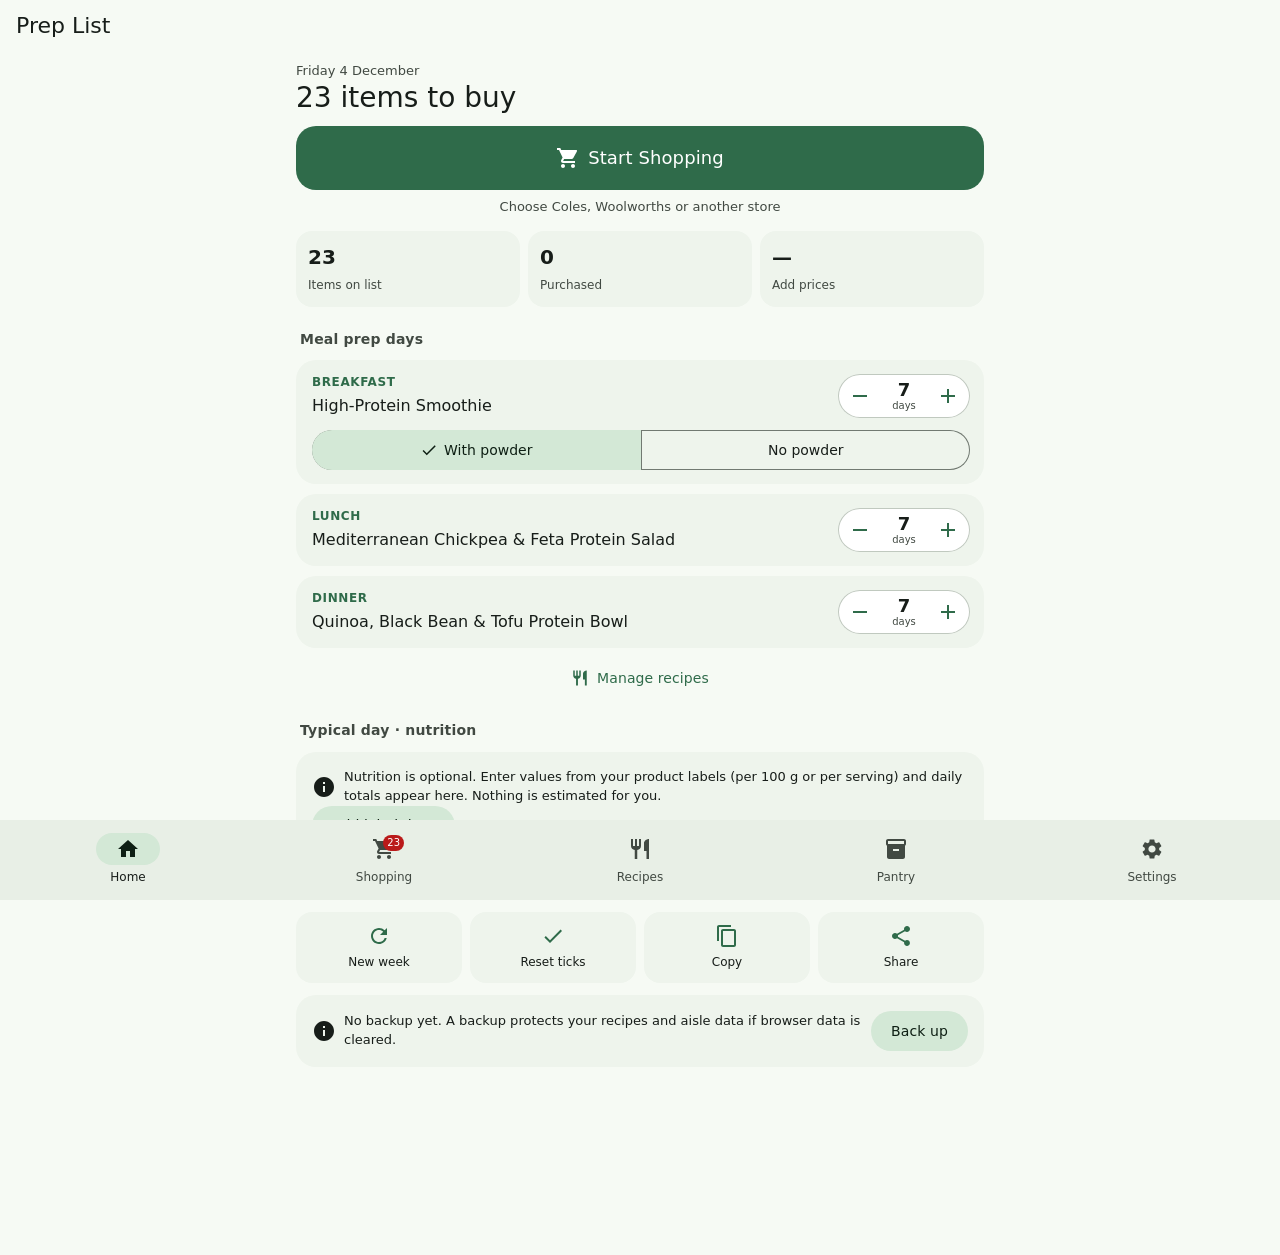
<file: index.html>
<!doctype html>
<html lang="en-AU">
<head>
<meta charset="utf-8">
<meta name="viewport" content="width=device-width, initial-scale=1, viewport-fit=cover">
<meta name="theme-color" content="#f6faf4">
<meta name="description" content="Personal meal-prep grocery list with pantry, packages and store aisles. Works offline.">
<meta name="mobile-web-app-capable" content="yes">
<meta name="apple-mobile-web-app-capable" content="yes">
<meta name="apple-mobile-web-app-title" content="Prep List">
<title>Prep List</title>
<link rel="manifest" href="manifest.webmanifest">
<link rel="icon" type="image/png" sizes="192x192" href="icons/icon-192.png">
<link rel="apple-touch-icon" href="icons/apple-touch-icon.png">
<link rel="stylesheet" href="css/app.css">
<script>
  // Apply saved theme before first paint (avoids a flash of the wrong theme).
  try { var t = localStorage.getItem('preplist.theme'); if (t === 'light' || t === 'dark') document.documentElement.dataset.theme = t; } catch (e) {}
</script>
</head>
<body>
<header class="topbar" id="topbar">
  <h1 id="title">Prep List</h1>
  <div id="topActions" class="row" style="gap:0"></div>
</header>
<main id="main"><noscript>Prep List needs JavaScript enabled.</noscript></main>
<div id="fab"></div>
<nav class="navbar" id="nav" aria-label="Main"></nav>
<div id="sheets"></div>
<div class="snack" id="snack" role="status" aria-live="polite"></div>
<script src="js/core.js"></script>
<script src="js/data.js"></script>
<script src="js/store.js"></script>
<script src="js/app.js"></script>
</body>
</html>
</file>
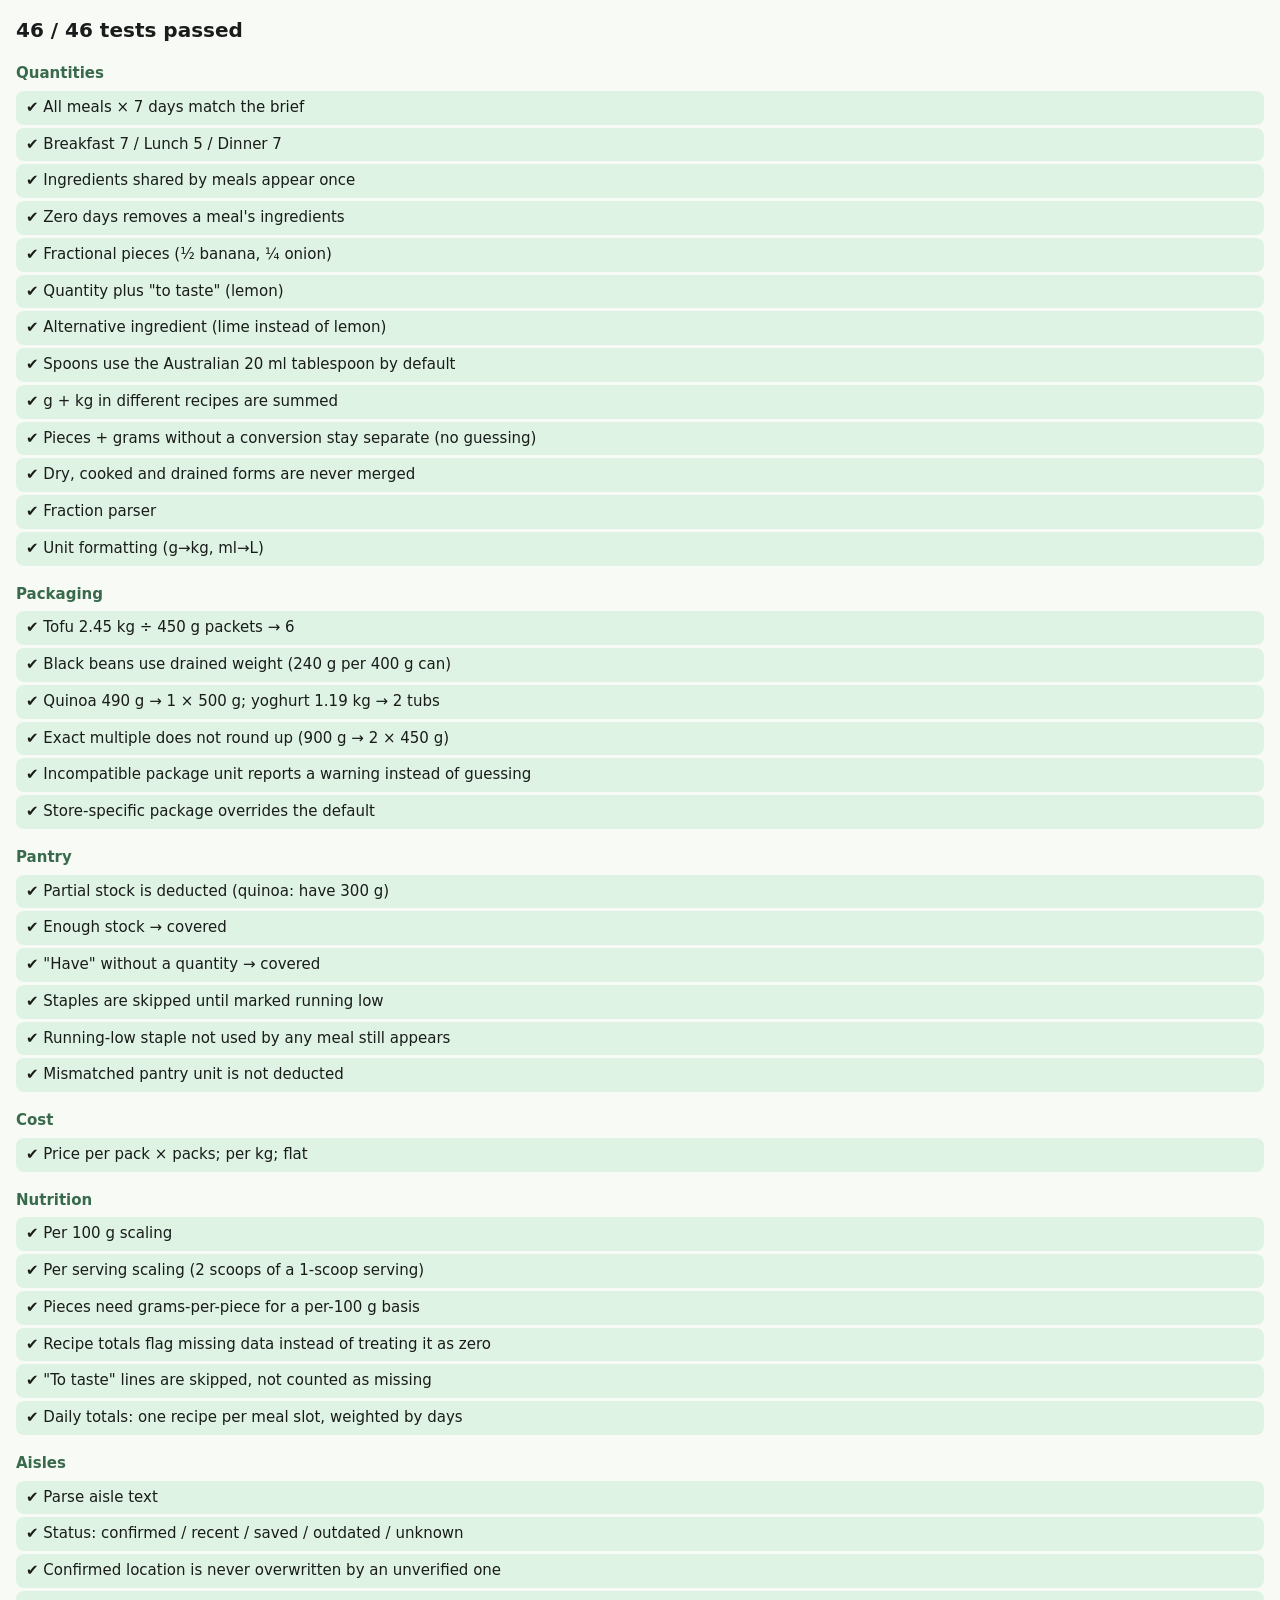
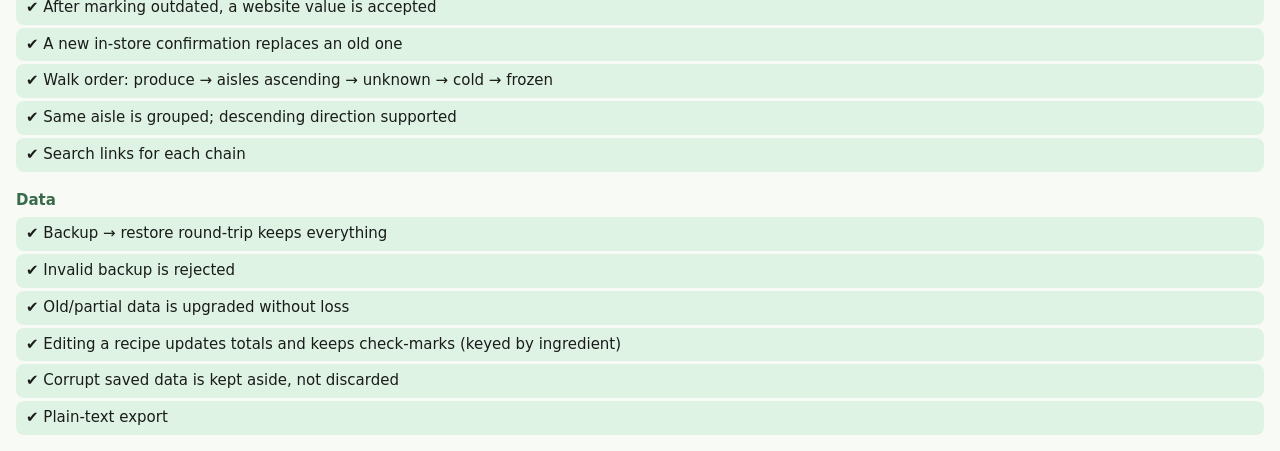
<file: tests/index.html>
<!doctype html>
<html lang="en">
<head>
<meta charset="utf-8">
<meta name="viewport" content="width=device-width, initial-scale=1">
<title>Prep List tests</title>
<style>
  body { font: 15px/1.45 system-ui, sans-serif; margin: 16px; background: #f7faf5; color: #191c1a; }
  h1 { font-size: 20px; } h2 { font-size: 15px; margin: 18px 0 6px; color: #386a4b; }
  .p, .f { padding: 6px 10px; border-radius: 8px; margin: 3px 0; }
  .p { background: #dff3e4; } .f { background: #ffdad6; }
  small { color: #8c1d18; }
</style>
</head>
<body>
<div id="out">Running…</div>
<script src="../js/core.js"></script>
<script src="../js/data.js"></script>
<script src="../js/store.js"></script>
<script src="tests.js"></script>
</body>
</html>
</file>
<file: css/app.css>
/* Prep List — Material 3 inspired styles. No external fonts or libraries (works offline). */
:root {
  --primary: #2f6b4a; --on-primary: #fff;
  --primary-container: #b8efc8; --on-primary-container: #00210f;
  --secondary-container: #d3e8d6; --on-secondary-container: #0e1f14;
  --tertiary-container: #c6eaf0; --on-tertiary-container: #001f24;
  --error: #ba1a1a; --error-container: #ffdad6; --on-error-container: #410002;
  --warn-container: #ffe08d; --on-warn-container: #251a00;
  --bg: #f6faf4; --surface: #f6faf4;
  --surface-1: #eef4ec; --surface-2: #e8efe6; --surface-3: #e2e9e0; --surface-hi: #ffffff;
  --on-surface: #171d19; --on-surface-var: #414942; --outline: #717971; --outline-var: #c0c9bf;
  --scrim: rgba(0, 0, 0, .32);
  --shadow: 0 1px 2px rgba(0,0,0,.08), 0 2px 6px rgba(0,0,0,.06);
  --radius-l: 28px; --radius-m: 20px; --radius-s: 12px;
  --nav-h: 80px;
  --ease: cubic-bezier(.2, 0, 0, 1);
  color-scheme: light;
}
@media (prefers-color-scheme: dark) {
  :root:not([data-theme="light"]) {
    --primary: #9cd5ad; --on-primary: #003920;
    --primary-container: #145232; --on-primary-container: #b8efc8;
    --secondary-container: #374b3c; --on-secondary-container: #d3e8d6;
    --tertiary-container: #1f4d54; --on-tertiary-container: #c6eaf0;
    --error: #ffb4ab; --error-container: #93000a; --on-error-container: #ffdad6;
    --warn-container: #574500; --on-warn-container: #ffe08d;
    --bg: #0f1511; --surface: #0f1511;
    --surface-1: #171d19; --surface-2: #1b211d; --surface-3: #252b27; --surface-hi: #1f2622;
    --on-surface: #dee4dd; --on-surface-var: #c0c9bf; --outline: #8a938a; --outline-var: #414942;
    --scrim: rgba(0, 0, 0, .55);
    --shadow: 0 1px 3px rgba(0,0,0,.5);
    color-scheme: dark;
  }
}
:root[data-theme="dark"] {
  --primary: #9cd5ad; --on-primary: #003920;
  --primary-container: #145232; --on-primary-container: #b8efc8;
  --secondary-container: #374b3c; --on-secondary-container: #d3e8d6;
  --tertiary-container: #1f4d54; --on-tertiary-container: #c6eaf0;
  --error: #ffb4ab; --error-container: #93000a; --on-error-container: #ffdad6;
  --warn-container: #574500; --on-warn-container: #ffe08d;
  --bg: #0f1511; --surface: #0f1511;
  --surface-1: #171d19; --surface-2: #1b211d; --surface-3: #252b27; --surface-hi: #1f2622;
  --on-surface: #dee4dd; --on-surface-var: #c0c9bf; --outline: #8a938a; --outline-var: #414942;
  --scrim: rgba(0, 0, 0, .55);
  --shadow: 0 1px 3px rgba(0,0,0,.5);
  color-scheme: dark;
}

* { box-sizing: border-box; -webkit-tap-highlight-color: transparent; }
html, body { margin: 0; padding: 0; }
body {
  background: var(--bg); color: var(--on-surface);
  font-family: "Google Sans Text", "Google Sans", Roboto, "Segoe UI", system-ui, -apple-system, sans-serif;
  font-size: 16px; line-height: 1.45; -webkit-font-smoothing: antialiased;
  overscroll-behavior-y: contain;
}
button, input, select, textarea { font: inherit; color: inherit; }
button { cursor: pointer; }
a { color: var(--primary); }
svg.i { width: 24px; height: 24px; fill: currentColor; flex: none; }
.sm svg.i, svg.i.sm { width: 18px; height: 18px; }
[hidden] { display: none !important; }
.muted { color: var(--on-surface-var); }
.small { font-size: 13px; }
.tiny { font-size: 12px; }
.row { display: flex; align-items: center; gap: 8px; }
.row.wrap { flex-wrap: wrap; }
.grow { flex: 1; min-width: 0; }
.right { margin-left: auto; }
.center { text-align: center; }
.stack > * + * { margin-top: 12px; }
.sr { position: absolute; width: 1px; height: 1px; overflow: hidden; clip: rect(0 0 0 0); }

/* ---------- App shell ---------- */
.topbar {
  position: sticky; top: 0; z-index: 20; background: var(--surface);
  padding: calc(env(safe-area-inset-top) + 10px) 16px 8px; display: flex; align-items: center; gap: 8px;
  transition: background .2s var(--ease);
}
.topbar.scrolled { background: var(--surface-2); }
.topbar h1 { font-size: 22px; font-weight: 500; margin: 0; letter-spacing: 0; flex: 1; min-width: 0; white-space: nowrap; overflow: hidden; text-overflow: ellipsis; }
main { padding: 4px 16px calc(var(--nav-h) + 96px + env(safe-area-inset-bottom)); max-width: 720px; margin: 0 auto; }
.view { animation: fadeIn .22s var(--ease); }
@keyframes fadeIn { from { transform: translateY(8px); } to { transform: none; } }

.navbar {
  position: fixed; left: 0; right: 0; bottom: 0; z-index: 30;
  height: calc(var(--nav-h) + env(safe-area-inset-bottom)); padding-bottom: env(safe-area-inset-bottom);
  background: var(--surface-2); display: flex; justify-content: space-around; align-items: stretch;
}
.navbar button {
  flex: 1; background: none; border: 0; display: flex; flex-direction: column; align-items: center; justify-content: center; gap: 4px;
  font-size: 12px; font-weight: 500; color: var(--on-surface-var); padding: 0; min-width: 0;
}
.navbar .pill { width: 64px; height: 32px; border-radius: 16px; display: grid; place-items: center; transition: background .25s var(--ease); position: relative; }
.navbar button[aria-current="page"] { color: var(--on-surface); }
.navbar button[aria-current="page"] .pill { background: var(--secondary-container); color: var(--on-secondary-container); }
.navbar .dot { position: absolute; top: 2px; right: 12px; min-width: 16px; height: 16px; border-radius: 8px; background: var(--error); color: #fff; font-size: 10px; line-height: 16px; padding: 0 4px; }

/* ---------- Surfaces ---------- */
.card { background: var(--surface-1); border-radius: var(--radius-m); padding: 16px; margin: 12px 0; }
.card.hi { background: var(--surface-hi); box-shadow: var(--shadow); }
.card.tonal { background: var(--primary-container); color: var(--on-primary-container); }
.card.warn { background: var(--warn-container); color: var(--on-warn-container); }
.card h2, .section-title { font-size: 16px; font-weight: 600; margin: 0 0 8px; }
.section-title { margin: 22px 4px 8px; color: var(--on-surface-var); font-size: 14px; font-weight: 600; letter-spacing: .2px; }
.hero { margin: 8px 0 12px; }
.hero .big { font-size: 28px; font-weight: 500; line-height: 1.2; margin: 0 0 4px; }

/* ---------- Buttons ---------- */
.btn {
  border: 0; border-radius: 20px; min-height: 40px; padding: 0 20px; display: inline-flex; align-items: center; justify-content: center; gap: 8px;
  font-weight: 500; font-size: 14px; letter-spacing: .1px; background: var(--primary); color: var(--on-primary);
  transition: filter .15s, transform .1s, background .2s; text-decoration: none; white-space: nowrap;
}
.btn:active { transform: scale(.97); }
.btn.tonal { background: var(--secondary-container); color: var(--on-secondary-container); }
.btn.outline { background: none; color: var(--primary); box-shadow: inset 0 0 0 1px var(--outline); }
.btn.text { background: none; color: var(--primary); padding: 0 12px; }
.btn.danger { background: var(--error-container); color: var(--on-error-container); }
.btn.lg { min-height: 64px; border-radius: 20px; font-size: 18px; width: 100%; padding: 0 24px; }
.btn.block { width: 100%; }
.btn:disabled { opacity: .45; }
.icon-btn { width: 48px; height: 48px; border-radius: 24px; border: 0; background: none; display: grid; place-items: center; color: var(--on-surface-var); flex: none; }
.icon-btn:active { background: var(--surface-3); }
.icon-btn.filled { background: var(--secondary-container); color: var(--on-secondary-container); }
.fab {
  position: fixed; right: 16px; bottom: calc(var(--nav-h) + 16px + env(safe-area-inset-bottom)); z-index: 25;
  height: 56px; min-width: 56px; padding: 0 20px; border-radius: 16px; border: 0;
  background: var(--primary-container); color: var(--on-primary-container); box-shadow: 0 3px 8px rgba(0,0,0,.2);
  display: flex; align-items: center; gap: 10px; font-weight: 500;
}
.fab:active { transform: scale(.96); }

/* ---------- Chips & segmented ---------- */
.chips { display: flex; gap: 8px; overflow-x: auto; scrollbar-width: none; padding: 2px 0; }
.chips.wrap { flex-wrap: wrap; overflow: visible; }
.chips::-webkit-scrollbar { display: none; }
.chip {
  flex: none; border: 0; box-shadow: inset 0 0 0 1px var(--outline-var); background: none; border-radius: 8px; height: 36px; padding: 0 14px;
  font-size: 14px; font-weight: 500; display: inline-flex; align-items: center; gap: 6px; color: var(--on-surface-var);
}
.chip[aria-pressed="true"] { background: var(--secondary-container); color: var(--on-secondary-container); box-shadow: none; }
.chip.num { width: 48px; height: 44px; justify-content: center; padding: 0; font-size: 16px; }
.seg { display: flex; border-radius: 20px; box-shadow: inset 0 0 0 1px var(--outline); overflow: hidden; }
.seg button { flex: 1; border: 0; background: none; min-height: 40px; font-size: 14px; font-weight: 500; padding: 0 10px; color: var(--on-surface); border-left: 1px solid var(--outline); display: flex; align-items: center; justify-content: center; gap: 6px; }
.seg button:first-child { border-left: 0; }
.seg button[aria-pressed="true"] { background: var(--secondary-container); color: var(--on-secondary-container); }

/* ---------- Badges ---------- */
.badge { display: inline-flex; align-items: center; gap: 4px; font-size: 12px; font-weight: 500; padding: 2px 8px; border-radius: 6px; background: var(--surface-3); color: var(--on-surface-var); white-space: nowrap; }
.badge.form { text-transform: uppercase; letter-spacing: .4px; font-size: 10.5px; background: var(--tertiary-container); color: var(--on-tertiary-container); }
.loc { border: 0; display: inline-flex; align-items: center; gap: 6px; height: 32px; padding: 0 10px; border-radius: 8px; font-size: 13px; font-weight: 600; white-space: nowrap; }
.loc .d { width: 8px; height: 8px; border-radius: 4px; background: currentColor; }
.loc.confirmed { background: #c8f0d4; color: #0b5129; }
.loc.recent { background: #d4e6ff; color: #0a3d78; }
.loc.saved { background: #ece6d6; color: #5a4a1c; }
.loc.outdated { background: var(--error-container); color: var(--on-error-container); }
.loc.unknown { background: none; color: var(--on-surface-var); box-shadow: inset 0 0 0 1px var(--outline); border-style: dashed; }
:root[data-theme="dark"] .loc.confirmed { background: #12432a; color: #b8efc8; }
:root[data-theme="dark"] .loc.recent { background: #12345c; color: #cfe2ff; }
:root[data-theme="dark"] .loc.saved { background: #3f3820; color: #efe2b8; }
@media (prefers-color-scheme: dark) {
  :root:not([data-theme="light"]) .loc.confirmed { background: #12432a; color: #b8efc8; }
  :root:not([data-theme="light"]) .loc.recent { background: #12345c; color: #cfe2ff; }
  :root:not([data-theme="light"]) .loc.saved { background: #3f3820; color: #efe2b8; }
}

/* ---------- Progress ---------- */
.progress { height: 8px; border-radius: 4px; background: var(--surface-3); overflow: hidden; }
.progress > i { display: block; height: 100%; background: var(--primary); border-radius: 4px; transition: width .4s var(--ease); }
.shop-head { position: sticky; top: calc(env(safe-area-inset-top) + 58px); z-index: 15; background: var(--surface); padding: 4px 0 10px; margin: 0 -16px; padding-left: 16px; padding-right: 16px; }
.shop-head .stat { display: flex; justify-content: space-between; align-items: baseline; font-size: 14px; margin-bottom: 6px; }
.shop-head .stat b { font-size: 16px; }

/* ---------- Fields ---------- */
.field { display: block; margin: 12px 0; }
.field > span { display: block; font-size: 12px; font-weight: 500; color: var(--on-surface-var); margin: 0 0 4px 4px; }
.input, select.input, textarea.input {
  width: 100%; min-height: 48px; border-radius: 12px; border: 1px solid var(--outline-var); background: var(--surface-hi); padding: 10px 14px;
  outline: none; transition: border-color .15s, box-shadow .15s; font-size: 16px; -webkit-appearance: none; appearance: none;
}
select.input { background-image: linear-gradient(45deg, transparent 50%, var(--on-surface-var) 50%), linear-gradient(135deg, var(--on-surface-var) 50%, transparent 50%); background-position: calc(100% - 18px) 21px, calc(100% - 13px) 21px; background-size: 5px 5px; background-repeat: no-repeat; padding-right: 32px; }
textarea.input { min-height: 120px; resize: vertical; line-height: 1.5; }
.input:focus { border-color: var(--primary); box-shadow: 0 0 0 1px var(--primary); }
.input.sm { min-height: 40px; padding: 6px 10px; border-radius: 10px; font-size: 15px; }
.grid2 { display: grid; grid-template-columns: 1fr 1fr; gap: 0 10px; }
.grid3 { display: grid; grid-template-columns: 1fr 1fr 1fr; gap: 0 8px; }
.search { position: relative; }
.search .input { padding-left: 44px; border-radius: 24px; background: var(--surface-2); border-color: transparent; min-height: 48px; }
.search svg { position: absolute; left: 14px; top: 12px; color: var(--on-surface-var); }
.search .clear { position: absolute; right: 0; top: 0; }

.switch { position: relative; width: 52px; height: 32px; flex: none; }
.switch input { opacity: 0; position: absolute; inset: 0; margin: 0; cursor: pointer; z-index: 1; }
.switch i { position: absolute; inset: 0; border-radius: 16px; background: var(--surface-3); box-shadow: inset 0 0 0 2px var(--outline); transition: background .2s; }
.switch i::after { content: ''; position: absolute; left: 8px; top: 8px; width: 16px; height: 16px; border-radius: 50%; background: var(--outline); transition: all .2s var(--ease); }
.switch input:checked + i { background: var(--primary); box-shadow: none; }
.switch input:checked + i::after { left: 24px; top: 4px; width: 24px; height: 24px; background: var(--on-primary); }

/* ---------- Lists ---------- */
.list { background: var(--surface-1); border-radius: var(--radius-m); overflow: hidden; margin: 8px 0 4px; }
.lrow { display: flex; align-items: center; gap: 12px; padding: 12px 16px; min-height: 56px; border-top: 1px solid var(--outline-var); background: none; width: 100%; text-align: left; border-left: 0; border-right: 0; border-bottom: 0; }
.list > .lrow:first-child { border-top: 0; }
.lrow .t { font-weight: 500; }
.lrow .s { font-size: 13px; color: var(--on-surface-var); }

.group-h { display: flex; align-items: center; gap: 8px; margin: 18px 4px 6px; font-size: 13px; font-weight: 700; letter-spacing: .5px; text-transform: uppercase; color: var(--primary); }
.group-h .n { margin-left: auto; font-weight: 500; color: var(--on-surface-var); text-transform: none; letter-spacing: 0; }
.group-h.cold { color: #2c6b8f; }
.items { background: var(--surface-1); border-radius: var(--radius-m); overflow: hidden; }
.item { display: flex; align-items: flex-start; gap: 4px; padding: 6px 4px 6px 4px; border-top: 1px solid var(--outline-var); position: relative; transition: background .2s, opacity .3s; }
.items > .item:first-child { border-top: 0; }
.item .cb { width: 56px; height: 56px; flex: none; display: grid; place-items: center; background: none; border: 0; padding: 0; }
.item .cb i { width: 30px; height: 30px; border-radius: 9px; box-shadow: inset 0 0 0 2.5px var(--outline); display: grid; place-items: center; transition: background .18s var(--ease), box-shadow .18s; }
.item .cb svg { width: 22px; height: 22px; fill: var(--on-primary); transform: scale(0); transition: transform .2s var(--ease); }
.item.done .cb i { background: var(--primary); box-shadow: none; }
.item.done .cb svg { transform: scale(1); }
.item .body { flex: 1; min-width: 0; padding: 8px 0; cursor: pointer; }
.item .name { font-weight: 500; font-size: 17px; line-height: 1.3; position: relative; display: inline; background-image: linear-gradient(currentColor, currentColor); background-size: 0 1.5px; background-repeat: no-repeat; background-position: 0 55%; transition: background-size .3s var(--ease), color .2s; }
.item.done .name { background-size: 100% 1.5px; color: var(--on-surface-var); }
.item.done .meta, .item.done .sub { opacity: .6; }
.item .meta { font-size: 14px; color: var(--on-surface); margin-top: 2px; }
.item .meta b { font-weight: 600; color: var(--primary); }
.item .sub { font-size: 13px; color: var(--on-surface-var); margin-top: 2px; }
.item .side { display: flex; align-items: center; gap: 0; padding: 4px 0 0; }
.item .side .icon-btn { width: 40px; }
.item .cost { font-size: 13px; color: var(--on-surface-var); margin-top: 2px; }
.item.flash { background: var(--secondary-container); }
.item .warn { color: var(--error); font-size: 12px; }

.empty { text-align: center; padding: 40px 20px; color: var(--on-surface-var); }
.empty svg { width: 56px; height: 56px; opacity: .5; }

details.more { margin: 16px 0; }
details.more > summary { list-style: none; cursor: pointer; padding: 12px 16px; border-radius: 16px; background: var(--surface-1); font-weight: 500; display: flex; align-items: center; gap: 8px; }
details.more > summary::-webkit-details-marker { display: none; }
details.more[open] > summary svg { transform: rotate(180deg); }
details.more > summary svg { margin-left: auto; transition: transform .2s; }

/* ---------- Home ---------- */
.meal { background: var(--surface-1); border-radius: var(--radius-m); padding: 14px 14px 14px 16px; margin: 10px 0; }
.meal .slot { font-size: 12px; font-weight: 700; letter-spacing: .6px; text-transform: uppercase; color: var(--primary); }
.meal .rname { font-weight: 500; font-size: 16px; margin: 2px 0 0; }
.meal.off { opacity: .55; }
.stepper { display: flex; align-items: center; background: var(--surface-hi); border-radius: 24px; box-shadow: inset 0 0 0 1px var(--outline-var); flex: none; }
.stepper button { width: 44px; height: 44px; border-radius: 22px; border: 0; background: none; display: grid; place-items: center; color: var(--primary); }
.stepper button:active { background: var(--surface-3); }
.stepper .v { min-width: 44px; text-align: center; font-weight: 600; font-size: 18px; line-height: 1.1; }
.stepper .v small { display: block; font-size: 10px; font-weight: 500; color: var(--on-surface-var); }
.kpis { display: grid; grid-template-columns: repeat(3, 1fr); gap: 8px; }
.kpi { background: var(--surface-1); border-radius: 16px; padding: 12px; }
.kpi b { display: block; font-size: 20px; font-weight: 600; }
.kpi span { font-size: 12px; color: var(--on-surface-var); }
.nbar { margin: 10px 0; }
.nbar .l { display: flex; justify-content: space-between; font-size: 14px; margin-bottom: 4px; }
.nbar .progress > i.over { background: #c77c00; }
.quick { display: grid; grid-template-columns: repeat(4, 1fr); gap: 8px; margin: 8px 0; }
.quick button { background: var(--surface-1); border: 0; border-radius: 16px; padding: 12px 4px; display: flex; flex-direction: column; align-items: center; gap: 6px; font-size: 12px; font-weight: 500; color: var(--on-surface); }
.quick button svg { color: var(--primary); }

/* ---------- Recipes ---------- */
.ritem { display: grid; grid-template-columns: 1fr 1.4fr 40px; gap: 6px; align-items: center; padding: 10px 0; border-top: 1px solid var(--outline-var); }
.ritem:first-child { border-top: 0; }
.ritem .top { grid-column: 1 / -1; display: flex; align-items: center; gap: 6px; }
.ritem .nm { font-weight: 500; font-size: 15px; line-height: 1.25; cursor: pointer; }
.ritem .alt { grid-column: 1 / -1; display: flex; gap: 8px; align-items: center; font-size: 13px; }
.ntable { width: 100%; border-collapse: collapse; font-size: 14px; }
.ntable td { padding: 6px 4px; border-top: 1px solid var(--outline-var); }
.ntable td:last-child { text-align: right; font-weight: 600; }
.instructions { white-space: pre-wrap; font-size: 15px; line-height: 1.6; }

/* ---------- Pantry ---------- */
.prow { padding: 12px 14px; border-top: 1px solid var(--outline-var); }
.list > .prow:first-child { border-top: 0; }
.prow .seg button { min-height: 36px; font-size: 13px; }

/* ---------- Sheets ---------- */
.scrim { position: fixed; inset: 0; background: var(--scrim); z-index: 50; opacity: 0; transition: opacity .25s; }
.scrim.on { opacity: 1; }
.sheet {
  position: fixed; left: 0; right: 0; bottom: 0; z-index: 51; max-height: 92vh; max-height: 92dvh; overflow-y: auto; overscroll-behavior: contain;
  background: var(--surface-1); border-radius: 28px 28px 0 0; padding: 8px 20px calc(24px + env(safe-area-inset-bottom));
  transform: translateY(100%); transition: transform .3s var(--ease); max-width: 720px; margin: 0 auto;
}
.sheet.on { transform: none; }
.sheet.full { top: 0; max-height: none; border-radius: 0; padding-top: calc(env(safe-area-inset-top) + 4px); background: var(--surface); }
.sheet .handle { width: 32px; height: 4px; border-radius: 2px; background: var(--outline-var); margin: 6px auto 12px; }
.sheet .sh { display: flex; align-items: center; gap: 8px; margin: 0 -8px 8px; position: sticky; top: -8px; background: inherit; z-index: 2; padding: 4px 0; }
.sheet .sh h2 { flex: 1; font-size: 20px; font-weight: 500; margin: 0; min-width: 0; }
.sheet .actions { display: flex; gap: 8px; justify-content: flex-end; margin-top: 16px; flex-wrap: wrap; }
.store-opt { display: flex; align-items: center; gap: 14px; width: 100%; padding: 16px; border-radius: 20px; border: 0; background: var(--surface-hi); margin: 8px 0; text-align: left; box-shadow: inset 0 0 0 1px var(--outline-var); }
.store-opt.last { box-shadow: inset 0 0 0 2px var(--primary); }
.store-opt .logo { width: 48px; height: 48px; border-radius: 14px; display: grid; place-items: center; font-weight: 800; font-size: 20px; color: #fff; flex: none; }
.logo.coles { background: #e01a22; } .logo.woolworths { background: #178841; } .logo.other { background: var(--outline); }
.photo { width: 72px; height: 72px; border-radius: 14px; object-fit: cover; background: var(--surface-3); flex: none; }
.photo.lg { width: 112px; height: 112px; }
.numgrid { display: grid; grid-template-columns: repeat(6, 1fr); gap: 6px; }
.numgrid .chip.num { width: 100%; }

/* ---------- Snackbar ---------- */
.snack {
  position: fixed; left: 12px; right: 12px; bottom: calc(var(--nav-h) + 12px + env(safe-area-inset-bottom)); z-index: 60; max-width: 560px; margin: 0 auto;
  background: #2c322d; color: #edf2ec; border-radius: 8px; padding: 6px 8px 6px 16px; min-height: 48px; display: flex; align-items: center; gap: 8px; font-size: 14px;
  box-shadow: 0 4px 12px rgba(0,0,0,.3); transform: translateY(20px); opacity: 0; transition: all .25s var(--ease); pointer-events: none;
}
.snack.on { transform: none; opacity: 1; pointer-events: auto; }
.snack .btn.text { color: #9cd5ad; }
:root[data-theme="dark"] .snack { background: #dee4dd; color: #2c322d; }
:root[data-theme="dark"] .snack .btn.text { color: #2f6b4a; }
@media (prefers-color-scheme: dark) { :root:not([data-theme="light"]) .snack { background: #dee4dd; color: #2c322d; } :root:not([data-theme="light"]) .snack .btn.text { color: #2f6b4a; } }

.trip-bar { display: flex; align-items: center; gap: 10px; padding: 8px 8px 8px 12px; background: var(--primary-container); color: var(--on-primary-container); border-radius: 16px; margin-bottom: 10px; }
.trip-bar .logo { width: 32px; height: 32px; border-radius: 10px; font-size: 14px; display: grid; place-items: center; color: #fff; font-weight: 800; }

@media (min-width: 600px) { .kpis { grid-template-columns: repeat(3, 1fr); } }
@media (max-width: 360px) { .quick { grid-template-columns: repeat(2, 1fr); } }
@media (prefers-reduced-motion: reduce) { *, *::before, *::after { animation: none !important; transition: none !important; } }
</file>
